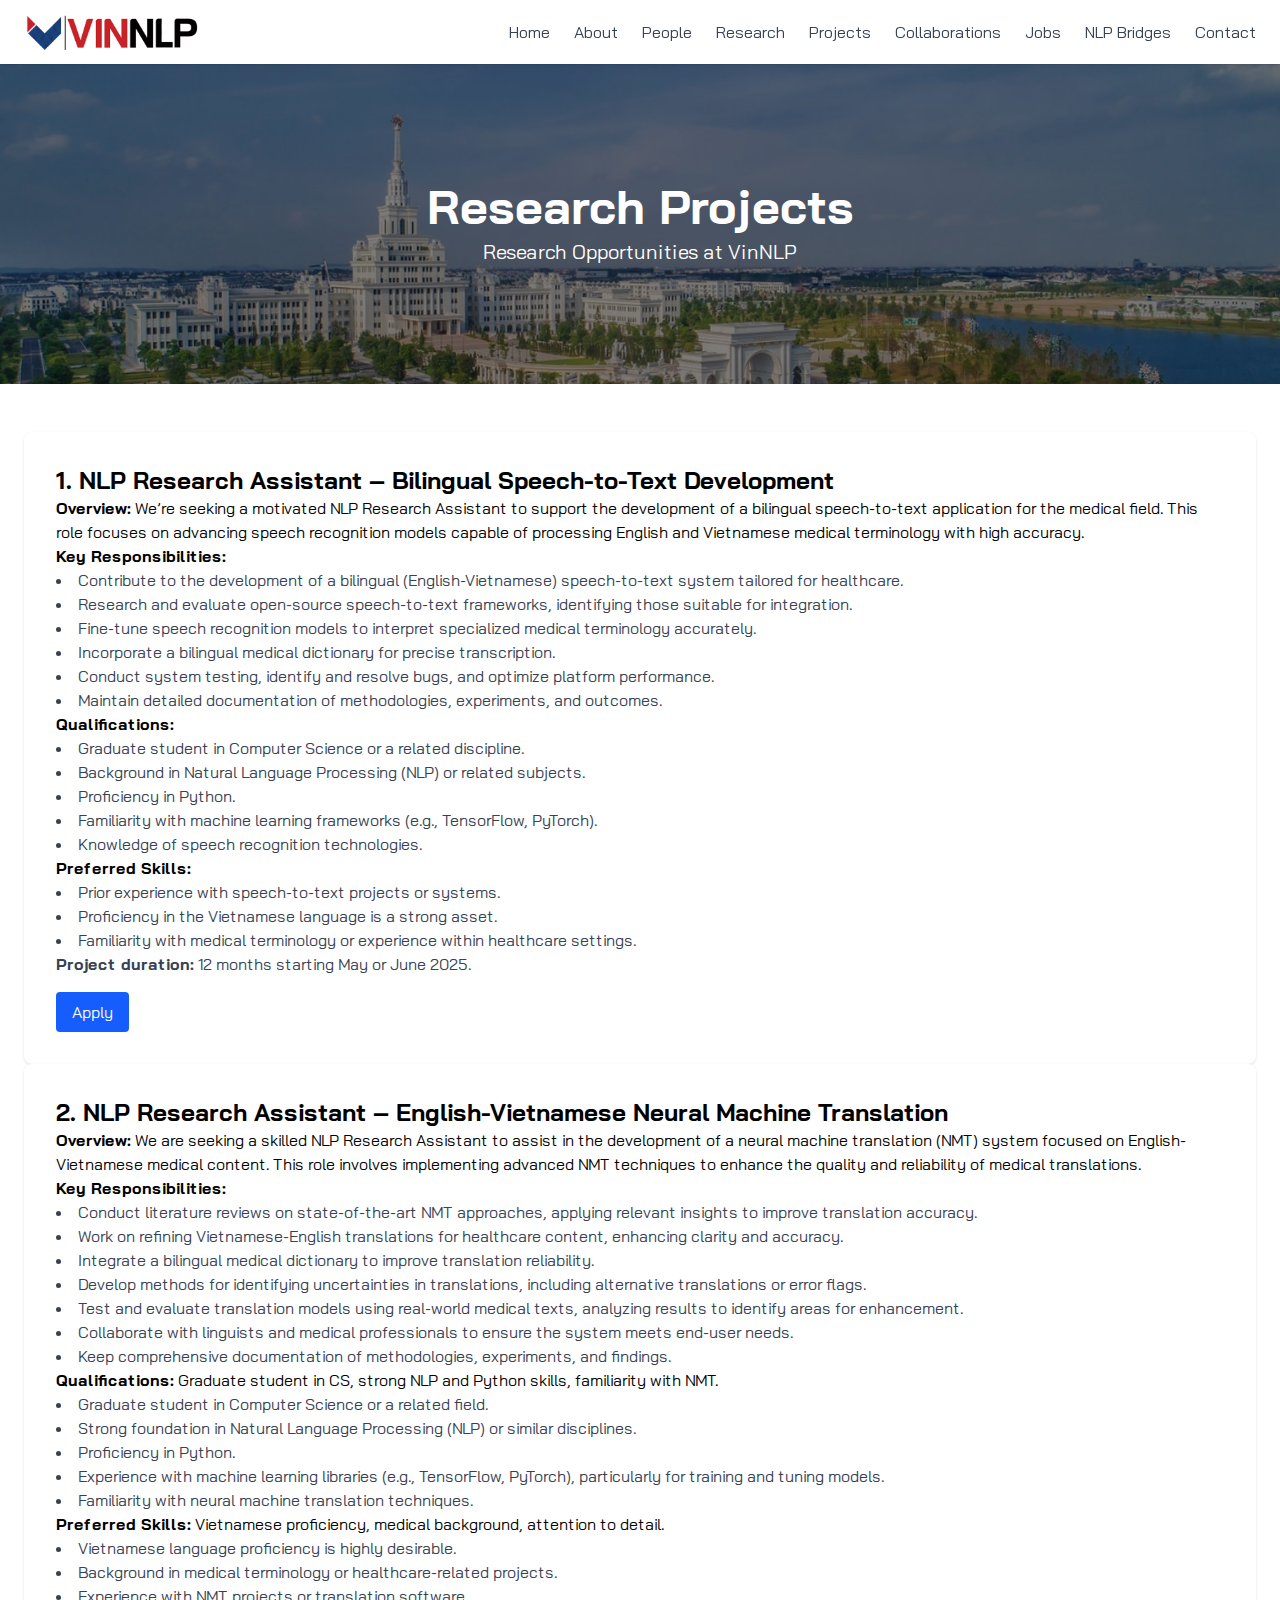
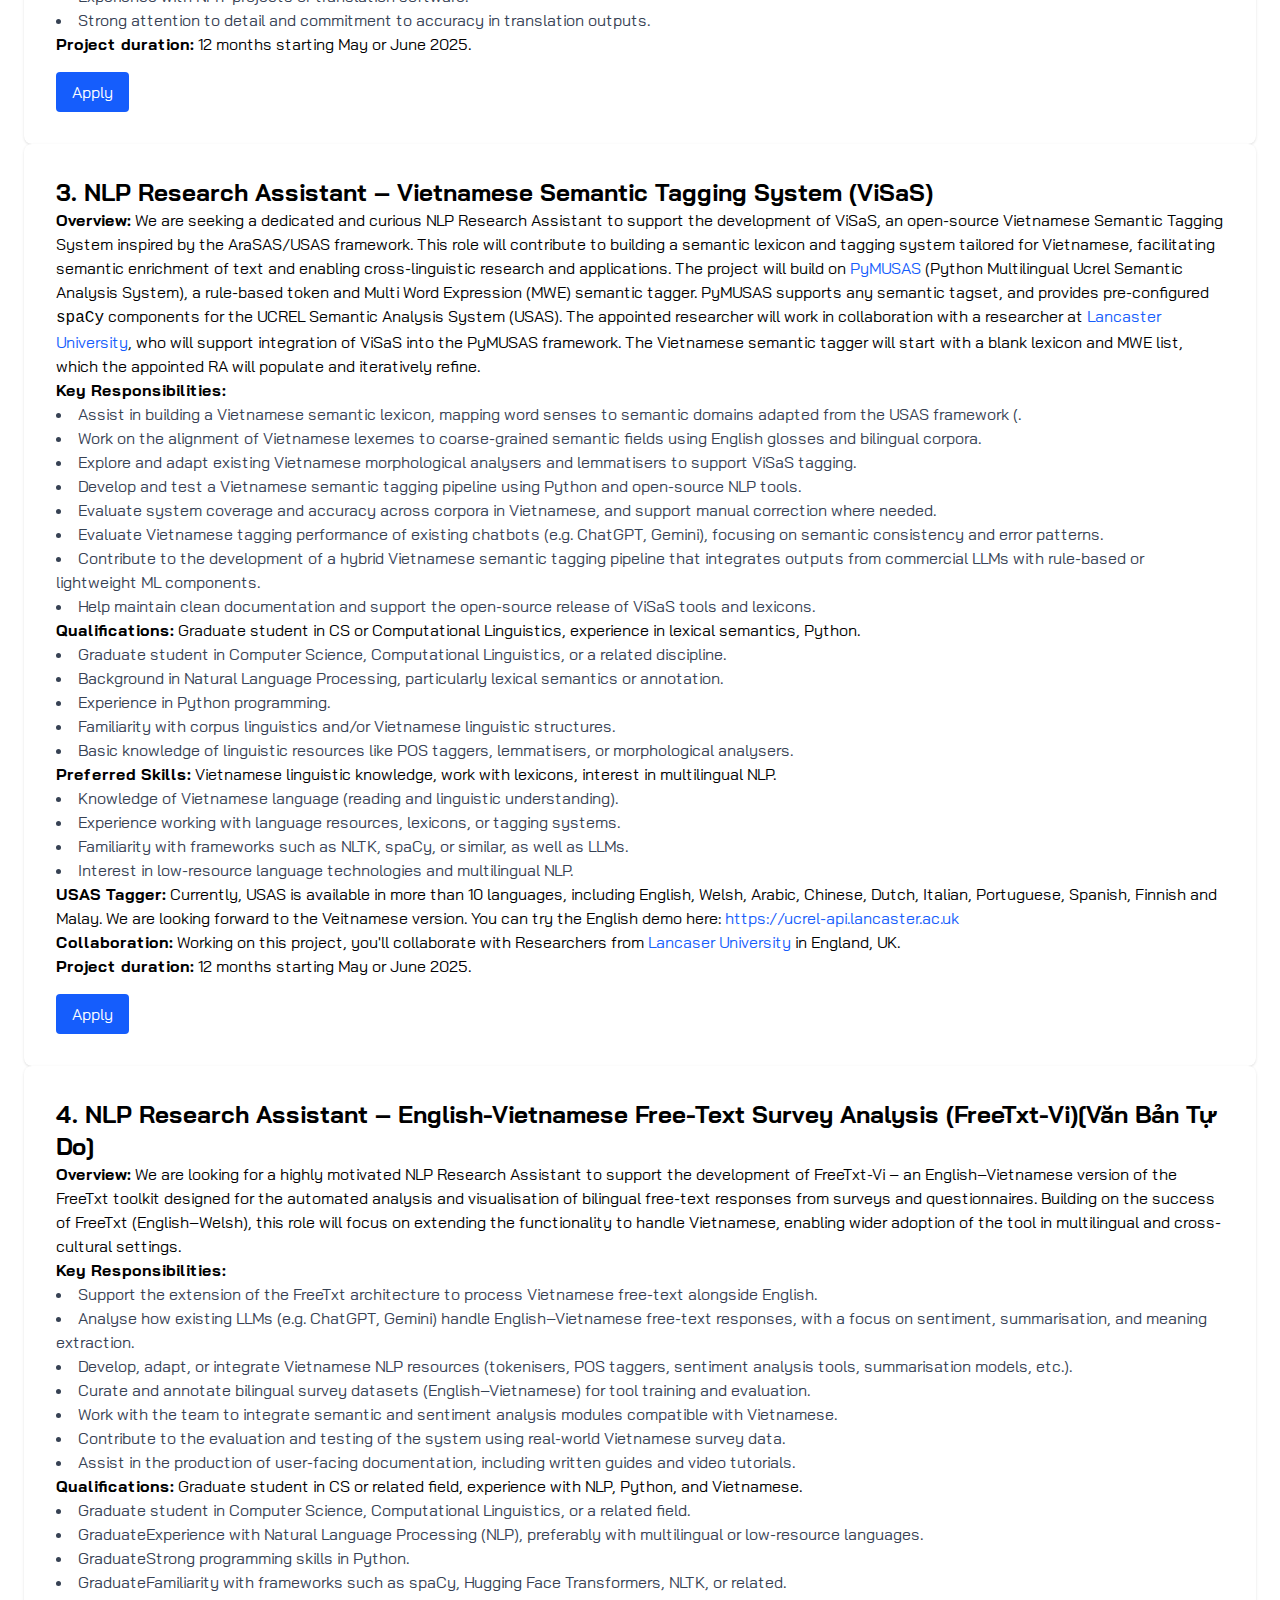
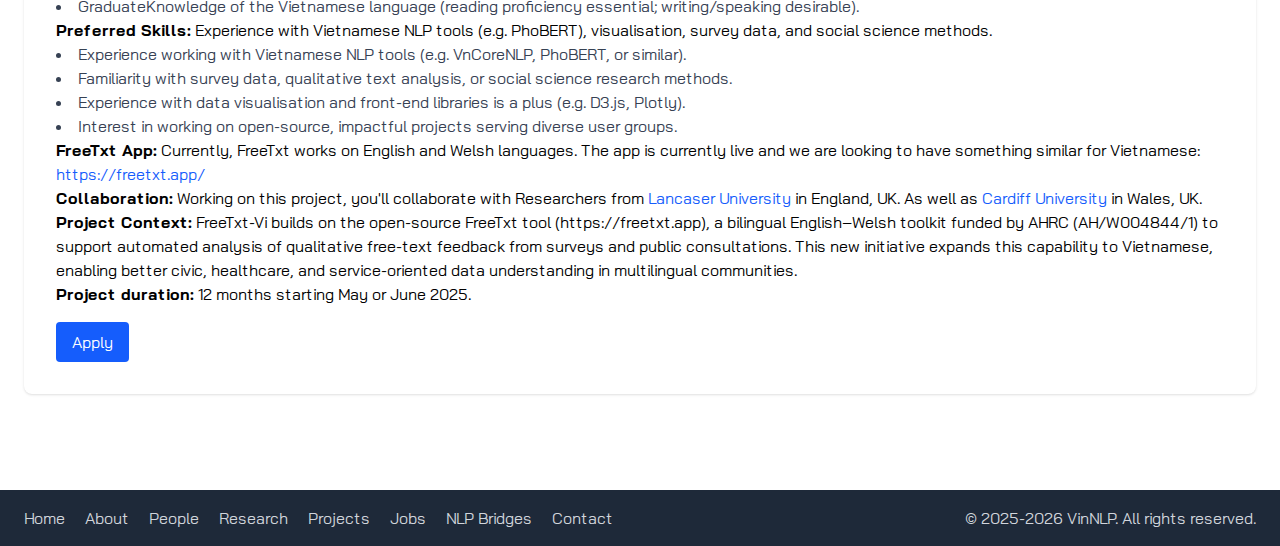
<file: jobs.html>
<!DOCTYPE html>
<html lang="en">
<head>
  <meta charset="UTF-8" />
  <meta name="viewport" content="width=device-width, initial-scale=1" />
  <title>VinNLP Projects</title>
  <link rel="stylesheet" href="./output.css" />
  <link href="https://fonts.googleapis.com/css2?family=Bai+Jamjuree:wght@400;500;700&display=swap" rel="stylesheet">
  <style>
    body {
      font-family: 'Bai Jamjuree', sans-serif;
    }
    .hero-banner {
      background: url('./assets/bg1.jpeg') center/cover no-repeat;
      position: relative;
      min-height: 20rem;
    }
    .hero-overlay {
      background: rgba(0, 0, 0, 0.5);
    }
  </style>
</head>
<body class="font-sans antialiased">
    <!-- Header & Navigation -->
    <header class="fixed top-0 w-full bg-white shadow z-50">
        <nav class="container mx-auto px-6 py-3 flex justify-between items-center">
            <!-- Logo -->
            <a href="#home" class="text-2xl md:text-3xl font-bold text-gray-800">
                <img src="./assets/vinnlp.png" alt="" class="h-10">
            </a>
            <!-- Mobile menu button -->
            <button id="menuBtn" class="md:hidden px-3 py-2 border rounded text-gray-600 border-gray-400"
                aria-label="Toggle Navigation">
                <svg class="w-6 h-6 fill-current" viewBox="0 0 24 24">
                    <path d="M4 6h16M4 12h16M4 18h16" stroke="currentColor" stroke-width="2" />
                </svg>
            </button>
            <!-- Desktop Navigation -->
            <ul class="hidden md:flex space-x-6 text-gray-700">
                <li><a href="index.html#home" class="hover:text-blue-600">Home</a></li>
                <li><a href="index.html#about" class="hover:text-blue-600">About</a></li>
                <li><a href="index.html#people" class="hover:text-blue-600">People</a></li>
                <li><a href="index.html#research" class="hover:text-blue-600">Research</a></li>
                <li><a href="index.html#research" class="hover:text-blue-600">Projects</a></li>
                <li><a href="index.html#partners" class="hover:text-blue-600">Collaborations</a></li>
				<li><a href="jobs.html" class="hover:text-blue-600">Jobs</a></li>				
				<li><a href="talks.html" class="hover:text-blue-600">NLP Bridges</a></li>
                <li><a href="index.html#contact" class="hover:text-blue-600">Contact</a></li>
            </ul>
        </nav>
        <!-- Mobile Navigation Menu -->
        <div id="mobileMenu" class="md:hidden hidden bg-white shadow">
            <ul class="flex flex-col space-y-2 px-6 py-4 text-gray-700">
                <li><a href="index.html#home" class="block hover:text-blue-600">Home</a></li>
                <li><a href="index.html#about" class="block hover:text-blue-600">About</a></li>
                <li><a href="index.html#people" class="block hover:text-blue-600">People</a></li>
                <li><a href="index.html#research" class="block hover:text-blue-600">Research</a></li>
                <li><a href="index.html#research" class="block hover:text-blue-600">Projects</a></li>
                <li><a href="index.html#partners" class="block hover:text-blue-600">Collaborations</a></li>
                <li><a href="jobs.html" class="block hover:text-blue-600">Jobs</a></li>
				<li><a href="talks.html" class="hover:text-blue-600">NLP Bridges</a></li>
                <li><a href="index.html#contact" class="block hover:text-blue-600">Contact</a></li>
            </ul>
        </div>
    </header>

  <div class="pt-16"></div>

  <section class="hero-banner relative flex items-center justify-center">
    <div class="hero-overlay absolute inset-0"></div>
    <div class="container mx-auto px-6 relative z-10 text-center text-white py-10">
      <h1 class="text-4xl md:text-5xl font-bold">Research Projects</h1>
      <p class="text-xl mt-2">Research Opportunities at VinNLP</p>
    </div>
  </section>

  <main class="container mx-auto px-6 py-12 space-y-12">

    <section class="bg-white rounded-lg shadow p-8 space-y-4">
      <h2 class="text-2xl font-bold">1. NLP Research Assistant – Bilingual Speech-to-Text Development</h2>
      <p><strong>Overview:</strong> We’re seeking a motivated NLP Research Assistant to support the development of a bilingual speech-to-text application for the medical field. This role focuses on advancing speech recognition models capable of processing English and Vietnamese medical terminology with high accuracy.</p>
      <p><strong>Key Responsibilities:</strong></p>
      <ul class="list-disc list-inside text-gray-700">
        <li>Contribute to the development of a bilingual (English-Vietnamese) speech-to-text system tailored for healthcare.</li>
        <li>Research and evaluate open-source speech-to-text frameworks, identifying those suitable for integration.</li>
        <li>Fine-tune speech recognition models to interpret specialized medical terminology accurately.</li>
        <li>Incorporate a bilingual medical dictionary for precise transcription.</li>
        <li>Conduct system testing, identify and resolve bugs, and optimize platform performance.</li>
        <li>Maintain detailed documentation of methodologies, experiments, and outcomes.</li>

      </ul>
      <p><strong>Qualifications:</strong></p>
      <ul class="list-disc list-inside text-gray-700">
        <li>Graduate student in Computer Science or a related discipline.</li>
        <li>Background in Natural Language Processing (NLP) or related subjects.</li>
        <li>Proficiency in Python.</li>
        <li>Familiarity with machine learning frameworks (e.g., TensorFlow, PyTorch).</li>
        <li>Knowledge of speech recognition technologies.</li>

      </ul>
      <p><strong>Preferred Skills:</strong></p> 
      <ul class="list-disc list-inside text-gray-700">
        <li>Prior experience with speech-to-text projects or systems.</li>
        <li>Proficiency in the Vietnamese language is a strong asset.</li>
        <li>Familiarity with medical terminology or experience within healthcare settings.</li>

	  <p><strong>Project duration:</strong> 12 months starting May or June 2025.</p>

      <a href="https://forms.gle/Pu9R4CAFkdFDEMC79" class="inline-block mt-4 bg-blue-600 text-white px-4 py-2 rounded hover:bg-blue-700">Apply</a>
    </section>

    <section class="bg-white rounded-lg shadow p-8 space-y-4">
      <h2 class="text-2xl font-bold">2. NLP Research Assistant – English-Vietnamese Neural Machine Translation</h2>
      <p><strong>Overview:</strong> We are seeking a skilled NLP Research Assistant to assist in the development of a neural machine translation (NMT) system focused on English-Vietnamese medical content. This role involves implementing advanced NMT techniques to enhance the quality and reliability of medical translations.</p>
      <p><strong>Key Responsibilities:</strong></p>
      <ul class="list-disc list-inside text-gray-700">
        <li>Conduct literature reviews on state-of-the-art NMT approaches, applying relevant insights to improve translation accuracy.</li>
        <li>Work on refining Vietnamese-English translations for healthcare content, enhancing clarity and accuracy.</li>
        <li>Integrate a bilingual medical dictionary to improve translation reliability.</li>
        <li>Develop methods for identifying uncertainties in translations, including alternative translations or error flags.</li>
        <li>Test and evaluate translation models using real-world medical texts, analyzing results to identify areas for enhancement.</li>
		<li>Collaborate with linguists and medical professionals to ensure the system meets end-user needs.</li>
		<li>Keep comprehensive documentation of methodologies, experiments, and findings.</li>
      </ul>
      <p><strong>Qualifications:</strong> Graduate student in CS, strong NLP and Python skills, familiarity with NMT.</p>
	   <ul class="list-disc list-inside text-gray-700">
        <li>Graduate student in Computer Science or a related field.</li>
        <li>Strong foundation in Natural Language Processing (NLP) or similar disciplines.</li>
        <li>Proficiency in Python.</li>
        <li>Experience with machine learning libraries (e.g., TensorFlow, PyTorch), particularly for training and tuning models.</li>
        <li>Familiarity with neural machine translation techniques.</li>
      </ul>

      <p><strong>Preferred Skills:</strong> Vietnamese proficiency, medical background, attention to detail.</p>
	  <ul class="list-disc list-inside text-gray-700">
        <li>Vietnamese language proficiency is highly desirable.</li>
        <li>Background in medical terminology or healthcare-related projects.</li>
        <li>Experience with NMT projects or translation software.</li>
        <li>Strong attention to detail and commitment to accuracy in translation outputs.</li>
      </ul>
	  <p><strong>Project duration:</strong> 12 months starting May or June 2025.</p>

      <a href="https://forms.gle/Pu9R4CAFkdFDEMC79" class="inline-block mt-4 bg-blue-600 text-white px-4 py-2 rounded hover:bg-blue-700">Apply</a>
    </section>

    <section class="bg-white rounded-lg shadow p-8 space-y-4">
      <h2 class="text-2xl font-bold">3. NLP Research Assistant – Vietnamese Semantic Tagging System (ViSaS)</h2>
<p><strong>Overview:</strong> We are seeking a dedicated and curious NLP Research Assistant to support the development of ViSaS, an open-source Vietnamese Semantic Tagging System inspired by the AraSAS/USAS framework. This role will contribute to building a semantic lexicon and tagging system tailored for Vietnamese, facilitating semantic enrichment of text and enabling cross-linguistic research and applications. 

The project will build on <a href="https://ucrel.github.io/pymusas/" class="text-blue-600 hover:underline">PyMUSAS</a> (Python Multilingual Ucrel Semantic Analysis System), a rule-based token and Multi Word Expression (MWE) semantic tagger. PyMUSAS supports any semantic tagset, and provides pre-configured <code>spaCy</code> components for the UCREL Semantic Analysis System (USAS). 

The appointed researcher will work in collaboration with a researcher at <a href="https://www.lancaster.ac.uk/" class="text-blue-600 hover:underline">Lancaster University</a>, who will support integration of ViSaS into the PyMUSAS framework. The Vietnamese semantic tagger will start with a blank lexicon and MWE list, which the appointed RA will populate and iteratively refine.</p>

      <p><strong>Key Responsibilities:</strong></p>
      <ul class="list-disc list-inside text-gray-700">
        <li>Assist in building a Vietnamese semantic lexicon, mapping word senses to semantic domains adapted from the USAS framework (.</li>
        <li>Work on the alignment of Vietnamese lexemes to coarse-grained semantic fields using English glosses and bilingual corpora.</li>
        <li>Explore and adapt existing Vietnamese morphological analysers and lemmatisers to support ViSaS tagging.</li>
        <li>Develop and test a Vietnamese semantic tagging pipeline using Python and open-source NLP tools.</li>
        <li>Evaluate system coverage and accuracy across corpora in Vietnamese, and support manual correction where needed.</li>
        <li>Evaluate Vietnamese tagging performance of existing chatbots (e.g. ChatGPT, Gemini), focusing on semantic consistency and error patterns.</li>
        <li>Contribute to the development of a hybrid Vietnamese semantic tagging pipeline that integrates outputs from commercial LLMs with rule-based or lightweight ML components.</li>
        <li>Help maintain clean documentation and support the open-source release of ViSaS tools and lexicons.</li>
      </ul>
      <p><strong>Qualifications:</strong> Graduate student in CS or Computational Linguistics, experience in lexical semantics, Python.</p>
	  	  <ul class="list-disc list-inside text-gray-700">
        <li>Graduate student in Computer Science, Computational Linguistics, or a related discipline.</li>
        <li>Background in Natural Language Processing, particularly lexical semantics or annotation.</li>
        <li>Experience in Python programming.</li>
        <li>Familiarity with corpus linguistics and/or Vietnamese linguistic structures.</li>
        <li>Basic knowledge of linguistic resources like POS taggers, lemmatisers, or morphological analysers.</li>
      </ul>
      <p><strong>Preferred Skills:</strong> Vietnamese linguistic knowledge, work with lexicons, interest in multilingual NLP.</p>
	  	  <ul class="list-disc list-inside text-gray-700">
        <li>Knowledge of Vietnamese language (reading and linguistic understanding).</li>
        <li>Experience working with language resources, lexicons, or tagging systems.</li>
        <li>Familiarity with frameworks such as NLTK, spaCy, or similar, as well as LLMs.</li>
        <li>Interest in low-resource language technologies and multilingual NLP.</li>
      </ul>
	  	        <p><strong>USAS Tagger:</strong> Currently, USAS is available in more than 10 languages, including English, Welsh, Arabic, Chinese, Dutch, Italian, Portuguese, Spanish, Finnish and Malay. We are looking forward to the Veitnamese version. You can try the English demo here: <a href="https://ucrel-api.lancaster.ac.uk/usas/tagger.html" class="text-blue-600 hover:underline">https://ucrel-api.lancaster.ac.uk</a></p>
     	  <p><strong>Collaboration:</strong> Working on this project, you'll collaborate with Researchers from <a href="https://lancaster.ac.uk" class="text-blue-600 hover:underline">Lancaser University</a> in England, UK.</p>
		  <p><strong>Project duration:</strong> 12 months starting May or June 2025.</p>
 <a href="https://forms.gle/Pu9R4CAFkdFDEMC79" class="inline-block mt-4 bg-blue-600 text-white px-4 py-2 rounded hover:bg-blue-700">Apply</a>
    </section>

    <section class="bg-white rounded-lg shadow p-8 space-y-4">
      <h2 class="text-2xl font-bold">4. NLP Research Assistant – English-Vietnamese Free-Text Survey Analysis (FreeTxt-Vi)[Văn Bản Tự Do]</h2>
      <p><strong>Overview:</strong> We are looking for a highly motivated NLP Research Assistant to support the development of FreeTxt-Vi – an English–Vietnamese version of the FreeTxt toolkit designed for the automated analysis and visualisation of bilingual free-text responses from surveys and questionnaires. Building on the success of FreeTxt (English–Welsh), this role will focus on extending the functionality to handle Vietnamese, enabling wider adoption of the tool in multilingual and cross-cultural settings.</p>
      <p><strong>Key Responsibilities:</strong></p>
      <ul class="list-disc list-inside text-gray-700">
        <li>Support the extension of the FreeTxt architecture to process Vietnamese free-text alongside English.</li>
        <li>Analyse how existing LLMs (e.g. ChatGPT, Gemini) handle English–Vietnamese free-text responses, with a focus on sentiment, summarisation, and meaning extraction.</li>
        <li>Develop, adapt, or integrate Vietnamese NLP resources (tokenisers, POS taggers, sentiment analysis tools, summarisation models, etc.).</li>
        <li>Curate and annotate bilingual survey datasets (English–Vietnamese) for tool training and evaluation.</li>
        <li>Work with the team to integrate semantic and sentiment analysis modules compatible with Vietnamese.</li>
        <li>Contribute to the evaluation and testing of the system using real-world Vietnamese survey data.</li>
        <li>Assist in the production of user-facing documentation, including written guides and video tutorials.</li>
      </ul>
      <p><strong>Qualifications:</strong> Graduate student in CS or related field, experience with NLP, Python, and Vietnamese.</p>
	  	  <ul class="list-disc list-inside text-gray-700">
        <li>Graduate student in Computer Science, Computational Linguistics, or a related field.</li>
        <li>GraduateExperience with Natural Language Processing (NLP), preferably with multilingual or low-resource languages.</li>
        <li>GraduateStrong programming skills in Python.</li>
        <li>GraduateFamiliarity with frameworks such as spaCy, Hugging Face Transformers, NLTK, or related.</li>
        <li>GraduateKnowledge of the Vietnamese language (reading proficiency essential; writing/speaking desirable).</li>
      </ul>
      <p><strong>Preferred Skills:</strong> Experience with Vietnamese NLP tools (e.g. PhoBERT), visualisation, survey data, and social science methods.</p>
	  	  <ul class="list-disc list-inside text-gray-700">
        <li>Experience working with Vietnamese NLP tools (e.g. VnCoreNLP, PhoBERT, or similar).</li>
        <li>Familiarity with survey data, qualitative text analysis, or social science research methods.</li>
        <li>Experience with data visualisation and front-end libraries is a plus (e.g. D3.js, Plotly).</li>
        <li>Interest in working on open-source, impactful projects serving diverse user groups.</li>
      </ul>
	        <p><strong>FreeTxt App:</strong> Currently, FreeTxt works on English and Welsh languages. The app is currently live and we are looking to have something similar for Vietnamese: <a href="https://freetxt.app/" class="text-blue-600 hover:underline">https://freetxt.app/</a></p>
			 <p><strong>Collaboration:</strong> Working on this project, you'll collaborate with Researchers from <a href="https://lancaster.ac.uk" class="text-blue-600 hover:underline">Lancaser University</a> in England, UK. As well as <a href="https://cardiff.ac.uk" class="text-blue-600 hover:underline">Cardiff University</a> in Wales, UK. </p>
    <p><strong>Project Context:</strong> FreeTxt-Vi builds on the open-source FreeTxt tool (https://freetxt.app), a bilingual English–Welsh toolkit funded by AHRC (AH/W004844/1) to support automated analysis of qualitative free-text feedback from surveys and public consultations. This new initiative expands this capability to Vietnamese, enabling better civic, healthcare, and service-oriented data understanding in multilingual communities. </p>
	<p><strong>Project duration:</strong> 12 months starting May or June 2025.</p>

      <a href="https://forms.gle/Pu9R4CAFkdFDEMC79" class="inline-block mt-4 bg-blue-600 text-white px-4 py-2 rounded hover:bg-blue-700">Apply</a>
</section>

  </main>

  <footer class="bg-gray-800 text-gray-300 py-4 mt-12">
    <div class="container mx-auto px-6 flex flex-col md:flex-row items-center justify-between">
      <div class="mb-4 md:mb-0">
                <a href="index.html#home" class="mr-4 hover:underline">Home</a>
                <a href="index.html#about" class="mr-4 hover:underline">About</a>
                <a href="index.html#people" class="mr-4 hover:underline">People</a>
                <a href="index.html#research" class="mr-4 hover:underline">Research</a>
				<a href="index.html#research" class="mr-4 hover:underline">Projects</a>
				<a href="jobs.html" class="mr-4 hover:underline">Jobs</a>
				<a href="talks.html" class="mr-4 hover:underline">NLP Bridges</a>
                <a href="index.html#contact" class="mr-4 hover:underline">Contact</a>
      </div>
      <div>&copy; 2025-2026 VinNLP. All rights reserved.</div>
    </div>
  </footer>

  <script>
    const menuBtn = document.getElementById("menuBtn");
    const mobileMenu = document.getElementById("mobileMenu");
    menuBtn.addEventListener("click", () => {
      mobileMenu.classList.toggle("hidden");
    });
  </script>
</body>
</html>
</file>
